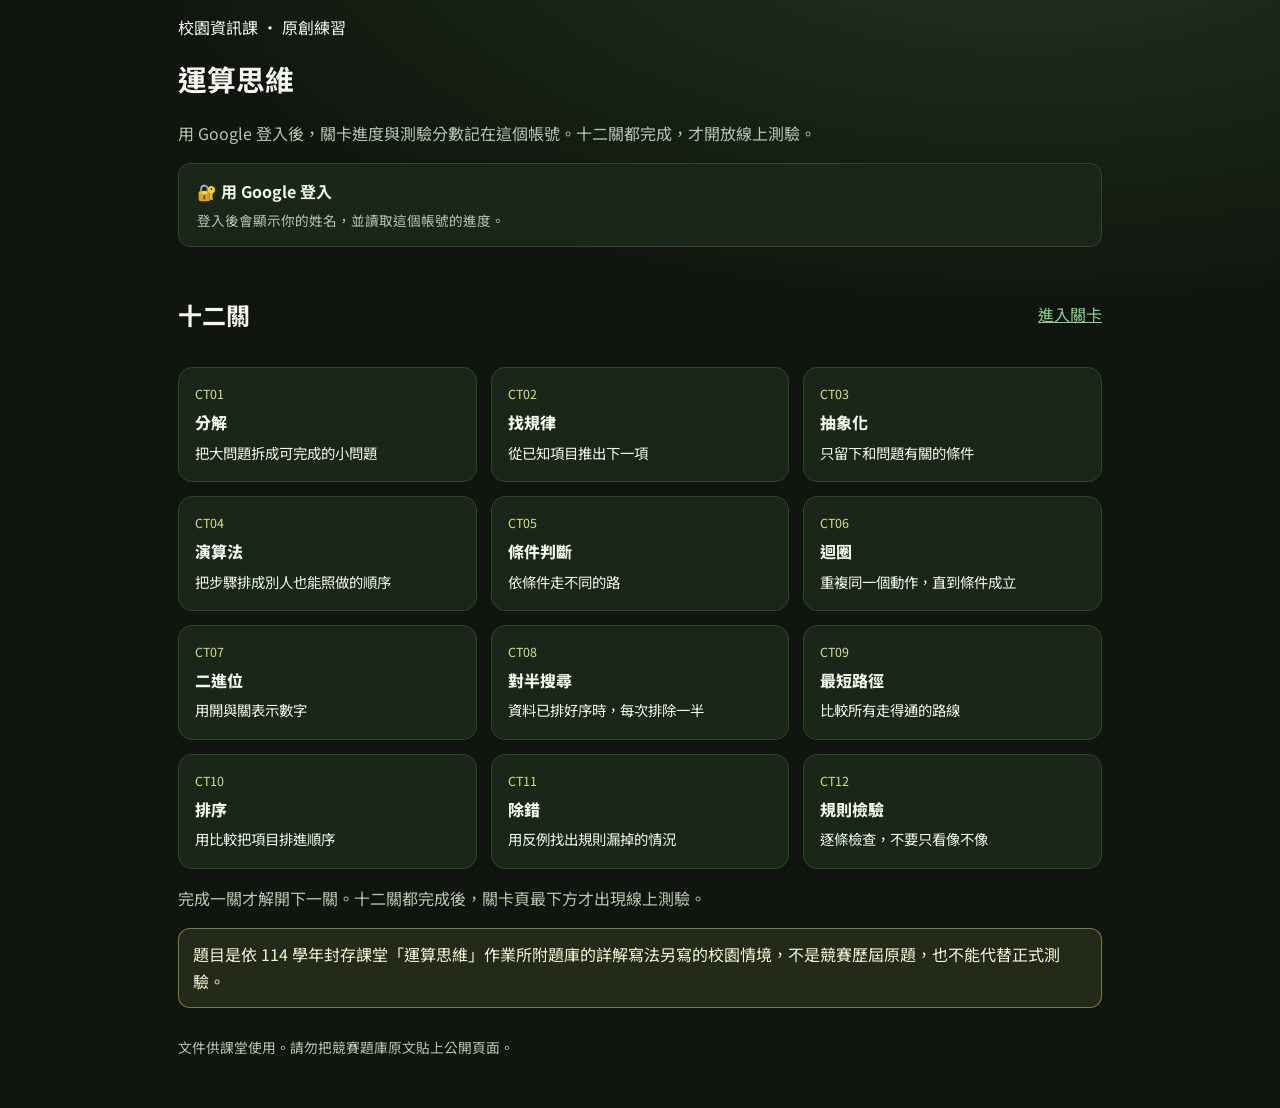
<file: index.html>
<!doctype html>
<html lang="zh-Hant-TW">
<head>
<meta charset="utf-8">
<meta name="viewport" content="width=device-width, initial-scale=1">
<title>運算思維</title>
<link rel="preconnect" href="https://fonts.gstatic.com" crossorigin>
<link rel="stylesheet" href="https://fonts.googleapis.com/css2?family=Noto+Sans+TC:wght@400;700;900&display=swap">
<link rel="stylesheet" href="play/css/style.css?v=4">
</head>
<body>
<div class="wrap">
  <p class="backhome">校園資訊課 · 原創練習</p>
  <h1>運算思維</h1>
  <p class="hint">用 Google 登入後，關卡進度與測驗分數記在這個帳號。十二關都完成，才開放線上測驗。</p>
  <div id="gsiArea" class="gsi"></div>
  <div class="maphead"><h2>十二關</h2><a href="play/">進入關卡</a></div>
  <div class="grid" id="toc"></div>
  <p class="hint">完成一關才解開下一關。十二關都完成後，關卡頁最下方才出現線上測驗。</p>
  <div class="warn">題目是依 114 學年封存課堂「運算思維」作業所附題庫的詳解寫法另寫的校園情境，不是競賽歷屆原題，也不能代替正式測驗。</div>
  <footer>文件供課堂使用。請勿把競賽題庫原文貼上公開頁面。</footer>
</div>
<script>window.REVIEW_DATA = { module: "ct", title: "運算思維" };</script>
<script src="play/js/levels.js"></script>
<script>
(function () {
  var root = document.getElementById("toc");
  if (!root || !window.CT_LEVELS) return;
  root.innerHTML = CT_LEVELS.map(function (lv) {
    return '<a class="cell open" href="play/#/' + lv.slug + '">' +
      '<span class="code">' + lv.code + '</span>' +
      '<span class="nm">' + lv.nm + '</span>' +
      '<span class="goal">' + lv.en + '</span></a>';
  }).join("");
})();
</script>
<script src="https://accounts.google.com/gsi/client" async></script>
<script src="js/google-auth-config.js"></script>
<script src="js/firebase-config.js"></script>
<script src="js/student-auth.js"></script>
<script src="js/cloud-sync.js"></script>
</body>
</html>
</file>
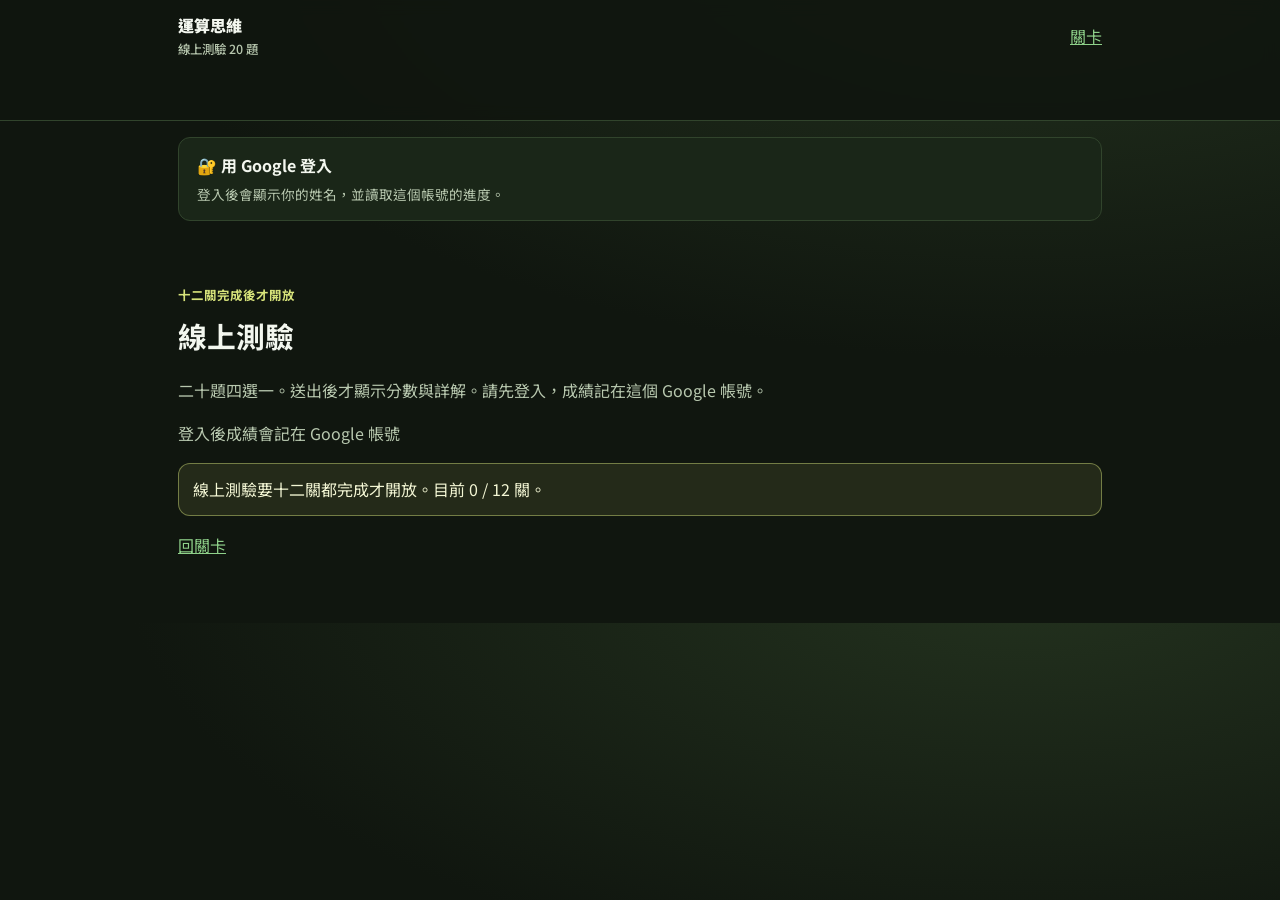
<file: exam/index.html>
<!doctype html>
<html lang="zh-Hant-TW">
<head>
<meta charset="utf-8">
<meta name="viewport" content="width=device-width, initial-scale=1">
<title>運算思維線上測驗</title>
<link rel="preconnect" href="https://fonts.gstatic.com" crossorigin>
<link rel="stylesheet" href="https://fonts.googleapis.com/css2?family=Noto+Sans+TC:wght@400;700;900&display=swap">
<link rel="stylesheet" href="../play/css/style.css?v=4">
</head>
<body>
<header>
  <div class="wrap">
    <div class="hbar">
      <a class="brand" href="../">運算思維<small>線上測驗 20 題</small></a>
      <span class="spacer"></span>
      <a href="../play/">關卡</a>
    </div>
  </div>
</header>
<div class="wrap"><div id="gsiArea" class="gsi"></div></div>
<main class="wrap">
  <section class="hero">
    <div class="eyebrow">十二關完成後才開放</div>
    <h1>線上測驗</h1>
    <p class="hint">二十題四選一。送出後才顯示分數與詳解。請先登入，成績記在這個 Google 帳號。</p>
    <p id="best" class="hint"></p>
    <p id="score" class="score" hidden></p>
  </section>
  <form id="exam"></form>
</main>
<script>window.REVIEW_DATA = { module: "ct", title: "運算思維" };</script>
<script src="https://accounts.google.com/gsi/client" async></script>
<script src="../js/google-auth-config.js"></script>
<script src="../js/firebase-config.js"></script>
<script src="../js/student-auth.js"></script>
<script src="../js/cloud-sync.js"></script>
<script src="js/exam.js?v=3"></script>
</body>
</html>
</file>
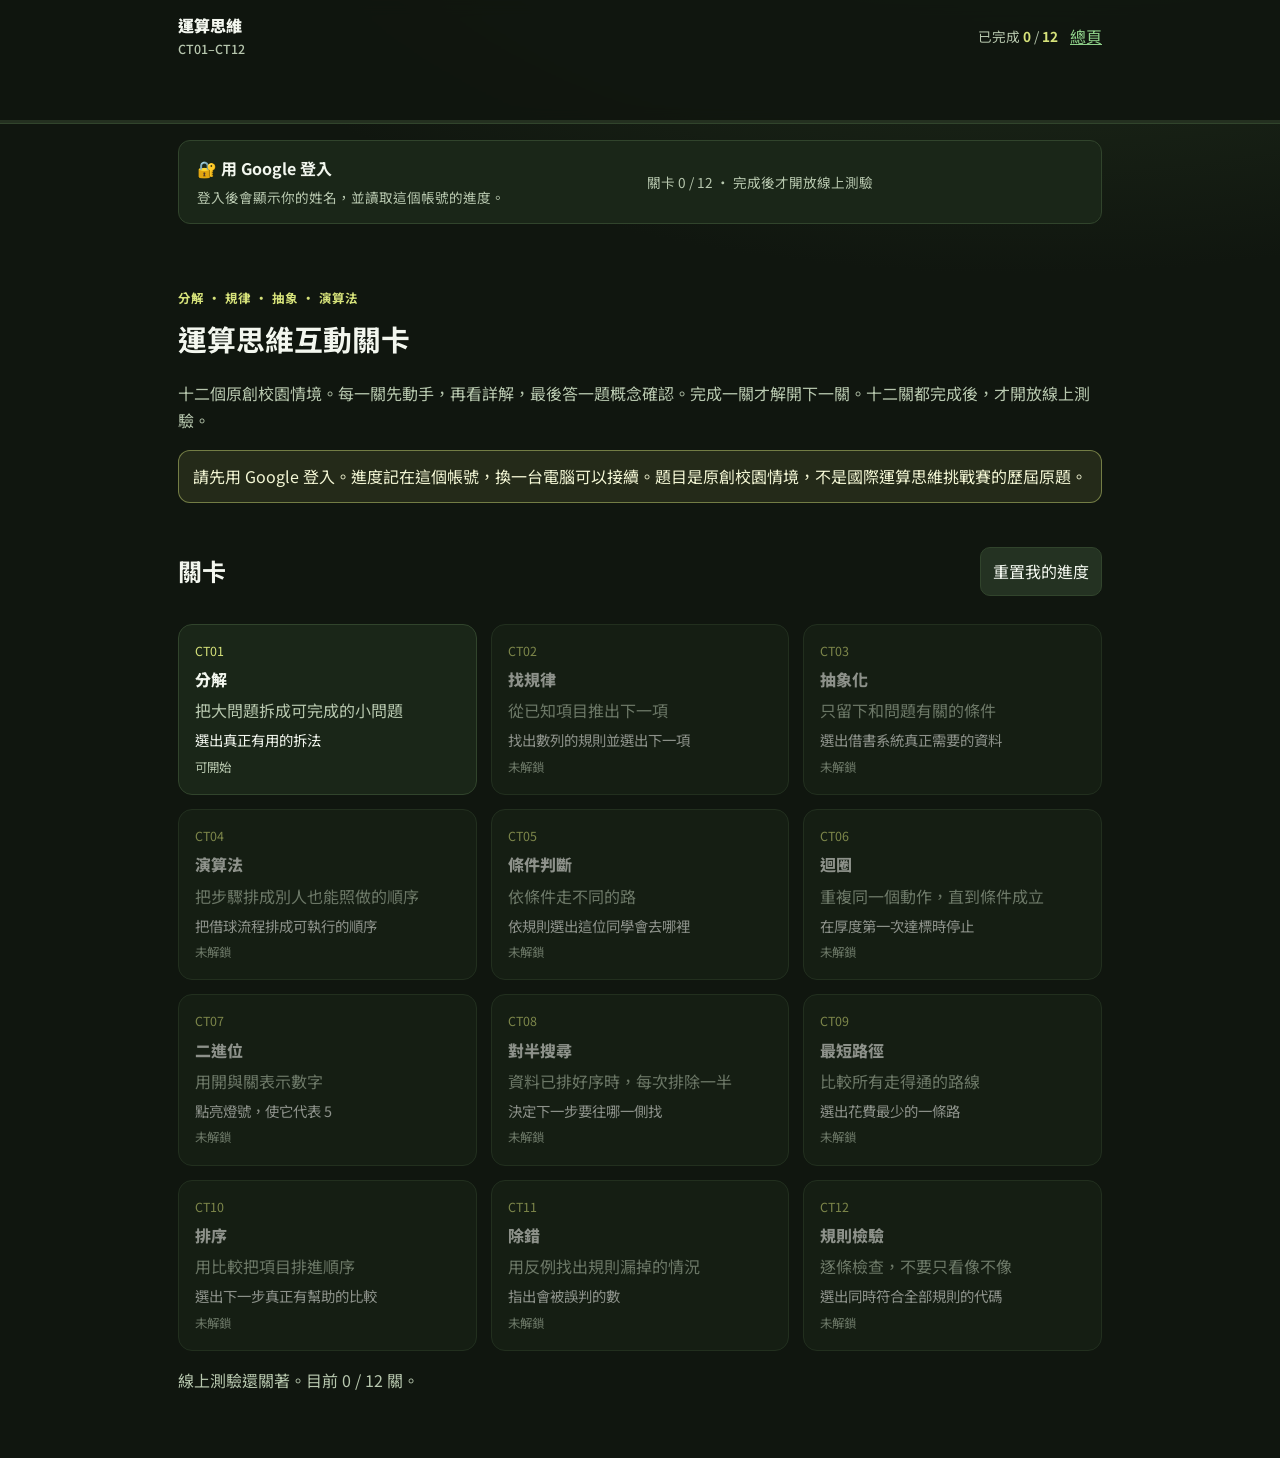
<file: play/index.html>
<!doctype html>
<html lang="zh-Hant-TW">
<head>
<meta charset="utf-8">
<meta name="viewport" content="width=device-width, initial-scale=1">
<title>運算思維互動關卡</title>
<link rel="preconnect" href="https://fonts.gstatic.com" crossorigin>
<link rel="stylesheet" href="https://fonts.googleapis.com/css2?family=Noto+Sans+TC:wght@400;700;900&display=swap">
<link rel="stylesheet" href="css/style.css?v=4">
</head>
<body>
<header>
  <div class="wrap">
    <div class="hbar">
      <a class="brand" href="#/">運算思維<small>CT01–CT12</small></a>
      <span class="spacer"></span>
      <span class="pbadge">已完成 <b id="pnum">0</b> / <b id="ptot">12</b></span>
      <a href="../">總頁</a>
    </div>
  </div>
  <div class="ptrack"><div class="pfill" id="pfill"></div></div>
</header>
<div class="wrap"><div id="gsiArea" class="gsi"></div></div>
<main class="wrap" id="app"></main>
<script>window.REVIEW_DATA = { module: "ct", title: "運算思維" };</script>
<script src="https://accounts.google.com/gsi/client" async></script>
<script src="../js/google-auth-config.js"></script>
<script src="../js/firebase-config.js"></script>
<script src="../js/student-auth.js"></script>
<script src="../js/cloud-sync.js"></script>
<script src="js/levels.js"></script>
<script src="js/engine.js?v=4"></script>
</body>
</html>
</file>
<file: play/css/style.css>
:root{
  --bg:#10160f; --panel:#1a2618; --line:#31442c;
  --ink:#f3f7ef; --muted:#b7c7ae; --accent:#d6e27a; --accent2:#8fd18a;
  --bad:#ff8f86; --ok:#9be7a8; --warn:#ffcf6b;
  --sans:"Noto Sans TC",system-ui,sans-serif;
}
*{box-sizing:border-box}
body{margin:0;background:radial-gradient(900px 420px at 80% -10%,#24331f,var(--bg));color:var(--ink);font-family:var(--sans);line-height:1.7}
.wrap{max-width:960px;margin:0 auto;padding:0 18px 48px}
a{color:var(--accent2)}
header{position:sticky;top:0;z-index:2;background:rgba(16,22,15,.9);backdrop-filter:blur(8px);border-bottom:1px solid var(--line)}
.hbar{display:flex;align-items:center;gap:12px;padding:12px 0}
.brand{font-weight:900;color:var(--ink);text-decoration:none}
.brand small{display:block;font-weight:500;color:var(--muted);font-size:.78rem}
.spacer{flex:1}
.pbadge{font-size:.85rem;color:var(--muted)}
.pbadge b{color:var(--accent)}
.ptrack{height:3px;background:#243020}
.pfill{height:100%;width:0;background:linear-gradient(90deg,var(--accent),var(--accent2));transition:width .3s}
h1{font-size:1.8rem;margin:.2em 0}
.hero p,.en,.hint{color:var(--muted)}
.eyebrow{letter-spacing:.08em;color:var(--accent);font-size:.78rem;font-weight:700}
.warn,.final{margin-top:16px;background:rgba(214,226,122,.1);border:1px solid rgba(214,226,122,.45);color:#f3f6d4;border-radius:12px;padding:12px 14px}
.maphead{display:flex;justify-content:space-between;align-items:center;gap:12px;margin:28px 0 12px}
.grid{display:grid;grid-template-columns:repeat(auto-fill,minmax(240px,1fr));gap:14px}
.cell{display:flex;flex-direction:column;gap:4px;background:var(--panel);border:1px solid var(--line);border-radius:14px;padding:16px;color:inherit;text-decoration:none}
.cell.open:hover,.cell.solved:hover{border-color:var(--accent)}
.cell.locked{opacity:.55}
.cell.solved{border-color:rgba(155,231,168,.6)}
.cell .code{color:var(--accent);font-size:.78rem}
.cell .nm{font-weight:800}
.pill{font-size:.78rem;color:var(--muted)}
.goal{font-size:.9rem}
.level{background:var(--panel);border:1px solid var(--line);border-radius:16px;padding:18px 18px 8px;margin-top:16px}
.phase,.check,.q{background:var(--panel);border:1px solid var(--line);border-radius:16px;padding:16px;margin-top:14px}
.opts,.actions,.lamps{display:flex;flex-wrap:wrap;gap:8px}
.opts{flex-direction:column;flex-wrap:nowrap;align-items:stretch}
.opts button{width:100%;box-sizing:border-box;display:flex;gap:10px;align-items:flex-start}
.opt-l{font-weight:800;color:var(--accent);min-width:1.2em}
.opts button,.actions button,.opt,.lamp,.ghost,.primary{
  font:inherit;color:var(--ink);background:#243222;border:1px solid var(--line);border-radius:10px;padding:10px 12px;text-align:left;cursor:pointer
}
.primary{background:#31461f;border-color:#6d8a3a}
.opt{display:flex;gap:8px;align-items:flex-start;width:100%}
.lamp{min-width:84px;text-align:center}
.lamp.on{background:#3d4d18;border-color:var(--accent);color:#f4f8d2}
button.good,.q.ok{border-color:var(--ok)}
button.bad,.q.ng{border-color:var(--bad)}
.exp,.phase-exp,.phase-msg{border-radius:10px;padding:10px 12px}
.phase-exp,.exp{background:rgba(155,231,168,.1)}
.phase-msg{background:rgba(255,143,134,.1)}
.readout{font-size:1.15rem}
.seq{margin:0 0 8px;padding-left:1.2em}
.mapfig{background:#121910;border-radius:10px;padding:12px;overflow:auto;color:var(--accent)}
.label{margin:8px 0 4px;color:var(--muted);font-size:.85rem}
.backhome,.back{margin:14px 0}
.hub{display:grid;grid-template-columns:repeat(auto-fill,minmax(260px,1fr));gap:16px;margin-top:24px}
.card{display:block;background:var(--panel);border:1px solid var(--line);border-radius:16px;padding:20px;color:inherit;text-decoration:none}
.card:hover{border-color:var(--accent)}
.card h2{margin:.2em 0;font-size:1.2rem}
footer{color:var(--muted);font-size:.86rem;margin-top:28px}
fieldset.q{margin:0}
fieldset.q.ok{border-color:var(--ok)}
fieldset.q.ng{border-color:var(--bad)}
legend{font-weight:700;padding:0;margin-bottom:8px}
.tag{display:inline-block;margin-right:8px;color:var(--accent);font-weight:700}
.score{font-size:1.3rem;font-weight:800}
.gsi{margin:16px 0;padding:14px 18px;border-radius:12px;border:1px solid var(--line);background:var(--panel);display:flex;align-items:center;gap:14px;flex-wrap:wrap}
.gsi.gsi-in{border-color:var(--accent)}
.gsi .gsi-txt{display:flex;flex-direction:column;gap:3px;flex:1;min-width:220px}
.gsi .gsi-txt span,.gsi .gsi-mail,.gsi .gsi-status,.gsi .gsi-hint{color:var(--muted)}
.gsi .gsi-txt span,.gsi .gsi-mail,.gsi .gsi-status{font-size:.85rem}
.gsi .gsi-name{font-weight:800}
.gsi .gsi-ok{color:var(--accent)}
.gsi .gsi-status{flex:1;min-width:180px}
.gsi .gsi-out{margin-left:auto;cursor:pointer;background:transparent;border:1px solid var(--line);color:var(--muted);border-radius:8px;padding:6px 12px;font:inherit}
.gsi .gsi-warn{color:var(--warn);font-size:.85rem}
.card.locked{opacity:.72;cursor:default}
.card.locked:hover{border-color:var(--line)}
@media(max-width:640px){.maphead{align-items:flex-start;flex-direction:column}h1{font-size:1.45rem}}
</file>
